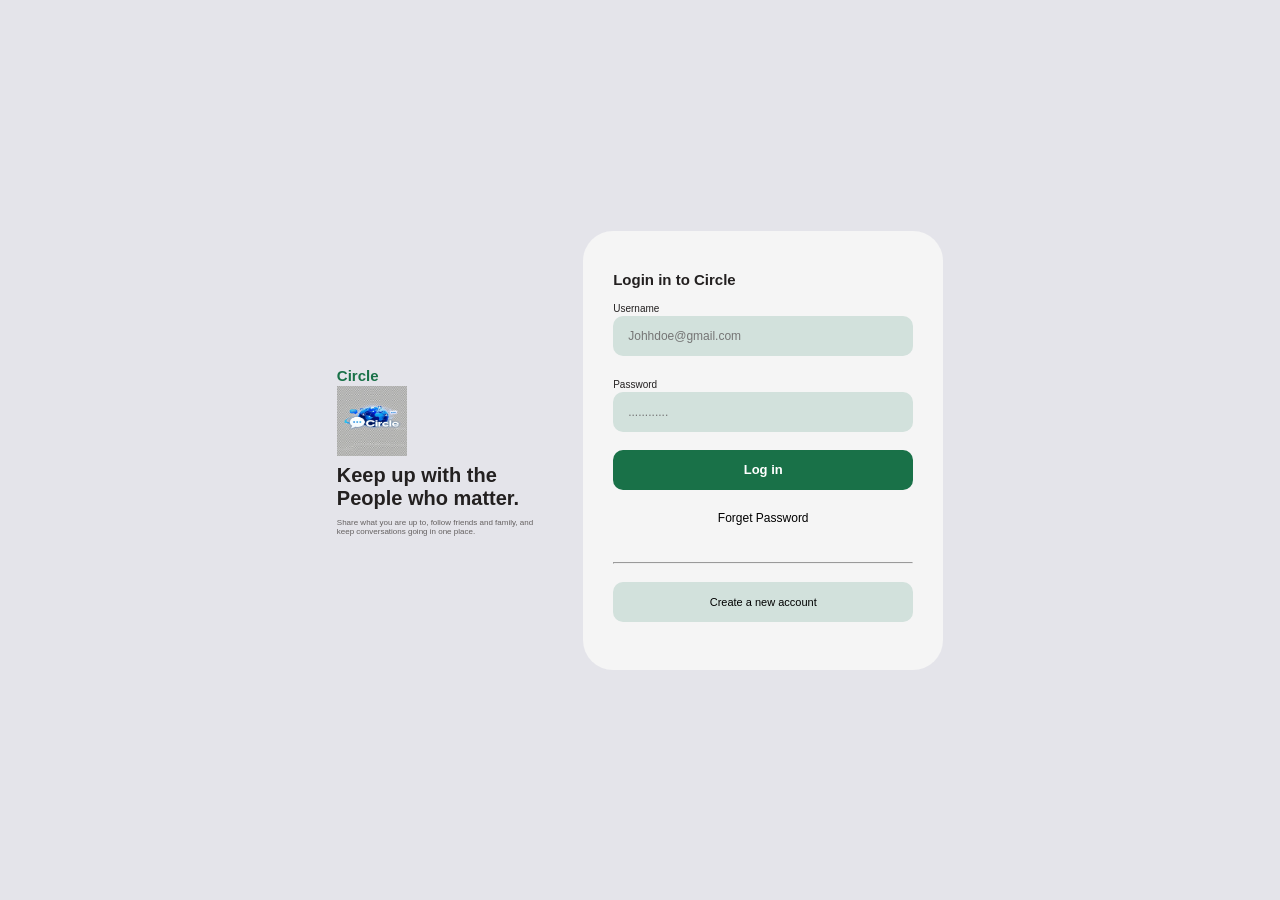
<file: index.html>
<!DOCTYPE html>
<html lang="en">
<head>
    <meta charset="UTF-8">
    <meta name="viewport" content="width=device-width, initial-scale=1.0">
    <title>Circle</title>
      <link rel="icon" type="image/x-icon" href="circle.webp">
    <link rel="stylesheet" href="style.css">
    
</head>
<body>
    <div class="main">
      
        <div class="heading">
            <nav>
                <h3><a href="#">Circle</a></h3> <img src="circle.webp">
               
            </nav>
             
            <h2 class="keep-up">Keep up with the<br> People who matter.</h2>

            <p class="intro"> 
                Share what you are up to, follow friends
                and family, and<br> keep conversations going in one place.
            </p>
        </div>
        <form action="post" autocomplete="on">
            <div class="section_1">
                <div class="sec-cont">
                <h3>Login in to Circle</h3>

                <label for ="email">Username</label><br>
                <input type="email" placeholder="Johhdoe@gmail.com"><br><br>

                <label for ="password">Password</label><br>
                <input type="password" placeholder="............"><br><br>

                <button class="login_btn" type="button" onclick="login_btn()"><a href="#">Log in</a></button><br><br>

                <span><a href="#">Forget Password</a></span><br><br>

                <hr><br>
                <button class="createbtn" type="button" onclick="create_account()"><a herf="">Create a new account</a></button><br><br>
               
                </div>
            </div>
        </form>

    </div>
    <script src="main.js"></script>
</body>
</html>
</file>
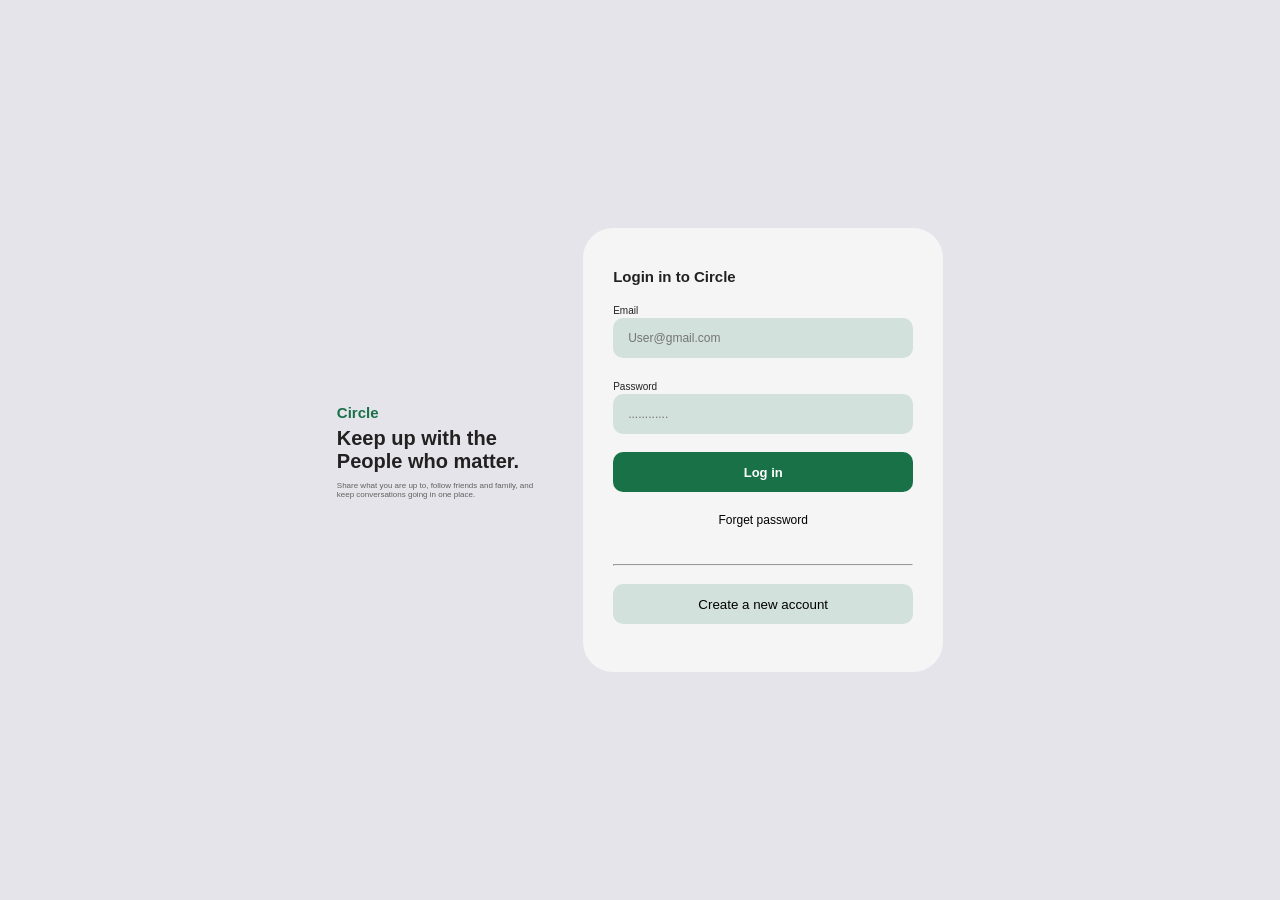
<file: circle/index.html>
<!DOCTYPE html>
<html lang="en">
<head>
    <meta charset="UTF-8">
    <meta name="viewport" content="width=device-width, initial-scale=1.0">
    <title>Circle</title>
      <link rel="icon" type="image/webp" href="circle.webp">
    <link rel="stylesheet" href="style.css">
     <script src="index.js"></script>
</head>
<body>
    <div class="main">
      
        <div class="heading">
            <nav>
                <h3><a href="#">Circle</a></h3>
               
            </nav>
             
            <h2 class="keep-up">Keep up with the<br> People who matter.</h2>

            <p class="intro"> 
                Share what you are up to, follow friends
                and family, and<br> keep conversations going in one place.
            </p>
        </div>
        <form action="" method="POST" autocomplete="on" onsubmit="login_btn(event)">
            <div class="section_1">
                <div class="sec-cont">
                <h3>Login in to Circle</h3>

                <div class="errorMsg" id="displayMsg"></div>

                <label for="email">Email</label><br>
                <input type="email" id="email" placeholder="User@gmail.com" autocomplete="email"><br><br>

                <label for="userPass">Password</label><br>
                <input type="password" id="userPass" placeholder="............" autocomplete="current-password"><br><br>

                <button class="login_btn" type="submit">Log in</button><br><br>

                <span><a href="#">Forget password</a></span><br><br>

                <hr><br>
                <button class="createbtn" type="button" id="signUp">Create a new account</button><br><br>
               
                </div>
            </div>
        </form>

    </div>
   
</body>
</html>
</file>
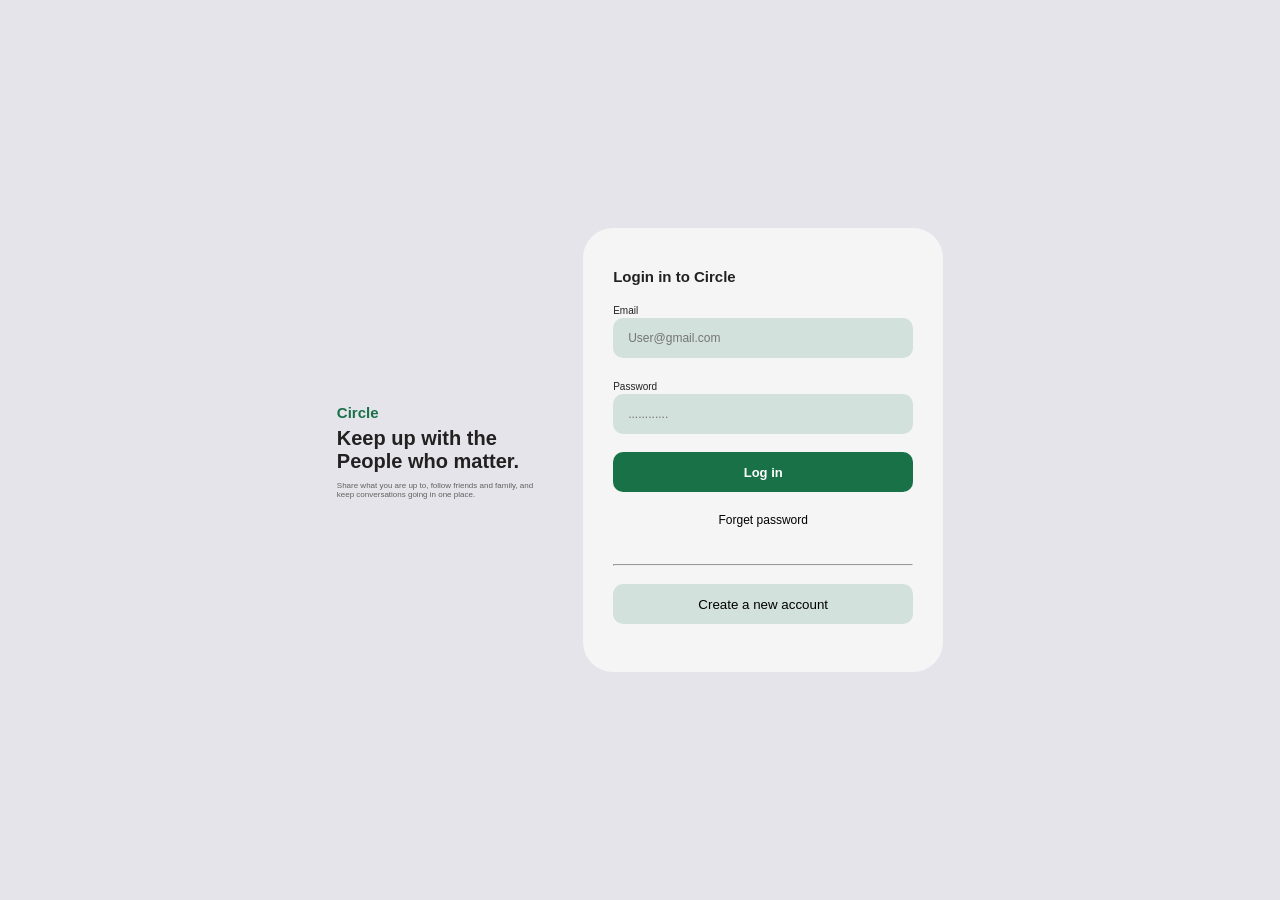
<file: circle/dashboard.html>
<!DOCTYPE html>
<html lang="en">
<head>
    <meta charset="UTF-8">
    <meta name="viewport" content="width=device-width, initial-scale=1.0">
    <title>Circle |Dashboard</title>
      <link rel="icon" type="image/webp" href="circle.webp">
    <link rel="stylesheet" href="dashboard.css">
    
</head>
<body>
    <div class="main">
      
        <div class="heading">
            <nav>
                <h3><a href="#">Circle</a></h3>
               
            </nav>
             
            <h2 class="keep-up">Keep up with the<br> People who matter.</h2>

            <p class="intro"> 
                Share what you are up to, follow friends
                and family, and<br> keep conversations going in one place.
            </p>
        </div>
       
                <h3>Dashboard Page</h3>

              
    </div>
    <script src="dashboard.js"></script>
</body>
</html>
</file>
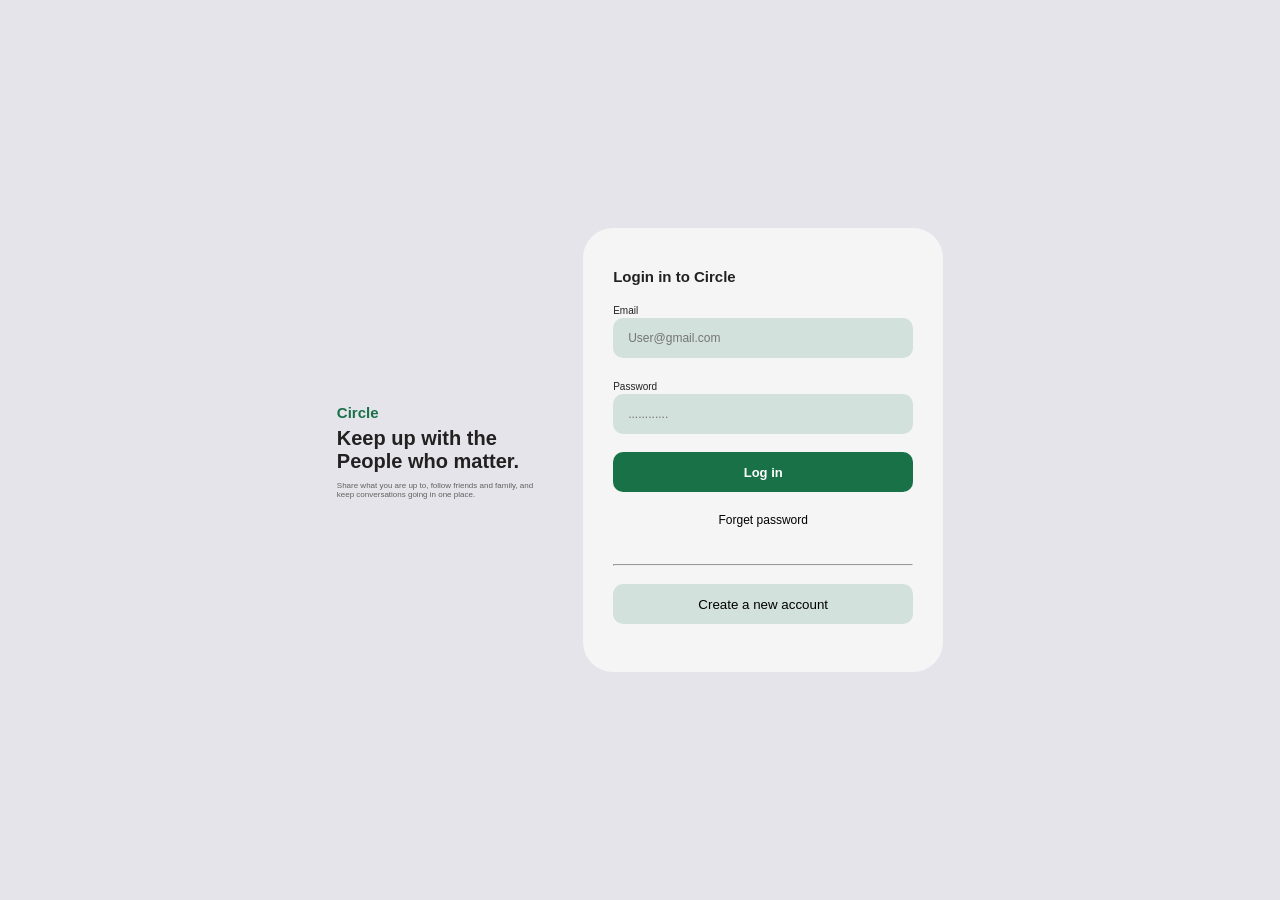
<file: circle/login.html>
<!DOCTYPE html>
<html lang="en">
<head>
    <meta charset="UTF-8">
    <meta name="viewport" content="width=device-width, initial-scale=1.0">
    <title>Circle</title>
      <link rel="icon" type="image/webp" href="circle.webp">
    <link rel="stylesheet" href="login.css">
    
</head>
<body>
    <div class="main">
      
        <div class="heading">
            <nav>
                <h3><a href="#">Circle</a></h3>
               
            </nav>
             
            <h2 class="keep-up">Keep up with the<br> People who matter.</h2>

            <p class="intro"> 
                Share what you are up to, follow friends
                and family, and<br> keep conversations going in one place.
            </p>
        </div>
        <form action="" method="POST" autocomplete="on" onsubmit="login_btn(event)">
            <div class="section_1">
                <div class="sec-cont">
                <h3>Login in to Circle</h3>

                <div class="errorMsg" id="displayMsg"></div>

                <label for="email">Email</label><br>
                <input type="email" id="email" placeholder="User@gmail.com" autocomplete="email"><br><br>

                <label for="userPass">Password</label><br>
                <input type="password" id="userPass" placeholder="............" autocomplete="current-password"><br><br>

                <button class="login_btn" type="submit">Log in</button><br><br>

                <span><a href="#">Forget password</a></span><br><br>

                <hr><br>
                <button class="createbtn" type="button" id="signUp">Create a new account</button><br><br>
               
                </div>
            </div>
        </form>

    </div>
    <script src="login.js"></script>
</body>
</html>
</file>
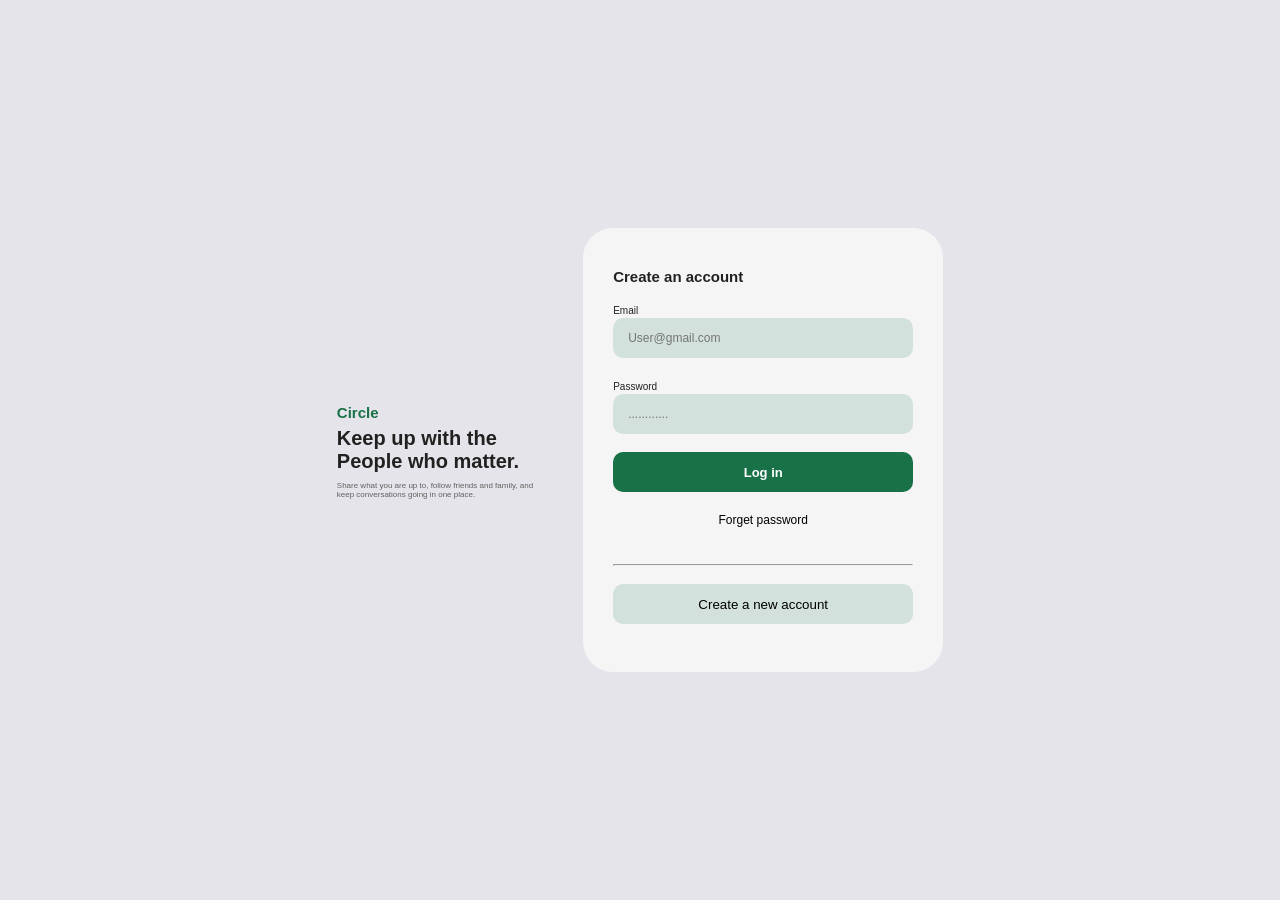
<file: circle/sign_up.html>
<!DOCTYPE html>
<html lang="en">
<head>
    <meta charset="UTF-8">
    <meta name="viewport" content="width=device-width, initial-scale=1.0">
    <title>Sign Up</title>
      <link rel="icon" type="image/webp" href="circle.webp">
    <link rel="stylesheet" href="sign_up.css">
    
</head>
<body>
    <div class="main">
      
        <div class="heading">
            <nav>
                <h3><a href="#">Circle</a></h3>
               
            </nav>
             
            <h2 class="keep-up">Keep up with the<br> People who matter.</h2>

            <p class="intro"> 
                Share what you are up to, follow friends
                and family, and<br> keep conversations going in one place.
            </p>
        </div>
        <form action="" method="POST" autocomplete="on">
            <div class="section_1">
                <div class="sec-cont">
                <h3>Create an account</h3>

                <div class="errorMsg" id="displayMsg"></div>

                <label for="email">Email</label><br>
                <input type="email" id="email" placeholder="User@gmail.com" autocomplete="email"><br><br>

                <label for="userPass">Password</label><br>
                <input type="password" id="userPass" placeholder="............" autocomplete="current-password"><br><br>

                <button class="login_btn" id="login" type="button">Log in</button><br><br>

                <span><a href="#">Forget password</a></span><br><br>

                <hr><br>
                <button class="createbtn" type="button" id="signUp">Create a new account</button><br><br>
               
                </div>
            </div>
        </form>

    </div>
    <script src="sign_up.js"></script>
</body>
</html>
</file>
<file: style.css>
*{
    box-sizing: border-box;
    margin: 0;
    padding: 0;
}


   *{
    box-sizing: border-box;
    margin: 0;
    padding: 0;
}

body{
    width: 100%;
    height: 100vh;
    color: rgb(59, 57, 57);
    background-color: rgb(247, 247, 252);
}

.main{
     width: 100%;
    height: 100vh;
    color: rgb(35, 32, 32);
    background-color: rgb(228, 228, 234);
    display: flex;
    flex-direction: row;
    gap: 50px;
    justify-content: center;
    align-items: center;
}




.heading a{
    color: white;
    text-decoration: none;
    font-family: Verdana, Geneva, Tahoma, sans-serif;
    color: rgb(25, 113, 72);
    font-size: 15px;
   
}

.keep-up{
font-size: 20px;
font-weight:bold;
font-family:Verdana, Geneva, Tahoma, sans-serif;
padding-bottom: 8px;
 padding-top: 4px;
}

.intro{
    font-size: 8px;
    font-weight:100;
    color:rgb(100, 96, 96);
    font-family: Arial, Helvetica, sans-serif;
}


.section_1{
background-color: whitesmoke;
border-radius: 30px;
width: 360px;
height: auto;
}

.sec-cont{
    padding: 30px;
}

form h3{
    font-size: 15px;
    font-family:Arial, Helvetica, sans-serif;
    padding-top: 10px;
    padding-bottom: 10px;
}

label{
    font-family: Arial, Helvetica, sans-serif;
    font-size: 10px;
}

input[type]{
    padding: 9px;
    padding-left: 15px;
    border-radius: 10px;
    border: none;
    text-align: left;
    width: 300px;
    height: 40px;
    font-size: 12px;
    background-color:rgb(210, 225, 220);

}

.login_btn{
     padding: 9px;
    border-radius: 10px;
    border: none;
    text-align: center;
    width: 300px;
    height: 40px;
    background-color:rgb(25, 113, 72);
}

.login_btn a{
    color: white;
    font-size: 13px;
    font-weight: bold;
    text-decoration: none;
    font-family: Arial, Helvetica, sans-serif;
}

span{
    display: block;
    text-align: center;
    text-decoration: none;

}

span a{
    text-decoration: none;
    color: black;
    font-size: 12px;
    font-family: Arial, Helvetica, sans-serif;
}

.createbtn{
      padding: 9px;
    border-radius: 10px;
    border: none;
    text-align: center;
    width: 300px;
    height: 40px;
    background-color:rgb(210, 225, 220);

}
.createbtn a{
    text-align: center;
    font-size: 11px;
    font-family: Verdana, Geneva, Tahoma, sans-serif;
}

img{
    width: 70px;
    height: 70px;
}
</file>
<file: circle/style.css>
*{
    box-sizing: border-box;
    margin: 0;
    padding: 0;
}


   *{
    box-sizing: border-box;
    margin: 0;
    padding: 0;
}

body{
    width: 100%;
    height: 100vh;
    color: rgb(59, 57, 57);
    background-color: rgb(247, 247, 252);
}

.main{
     width: 100%;
    height: 100vh;
    color: rgb(35, 32, 32);
    background-color: rgb(228, 228, 234);
    display: flex;
    flex-direction: row;
    gap: 50px;
    justify-content: center;
    align-items: center;
}




.heading a{
    color: white;
    text-decoration: none;
    font-family: Verdana, Geneva, Tahoma, sans-serif;
    color: rgb(25, 113, 72);
    font-size: 15px;
   
}

.keep-up{
font-size: 20px;
font-weight:bold;
font-family:Verdana, Geneva, Tahoma, sans-serif;
padding-bottom: 8px;
 padding-top: 4px;
}

.intro{
    font-size: 8px;
    font-weight:100;
    color:rgb(100, 96, 96);
    font-family: Arial, Helvetica, sans-serif;
}


.section_1{
background-color: whitesmoke;
border-radius: 30px;
width: 360px;
height: auto;
}

.sec-cont{
    padding: 30px;
}

form h3{
    font-size: 15px;
    font-family:Arial, Helvetica, sans-serif;
    padding-top: 10px;
    padding-bottom: 5px;
}

.errorMsg{
    padding: 5px;
    color: red;
    font-size: 12px;
    font-family: Arial, Helvetica, sans-serif;
}

label{
    font-family: Arial, Helvetica, sans-serif;
    font-size: 10px;
}

input[type]{
    padding: 9px;
    padding-left: 15px;
    border-radius: 10px;
    border: none;
    text-align: left;
    width: 300px;
    height: 40px;
    font-size: 12px;
    background-color:rgb(210, 225, 220);

}

.login_btn{
     padding: 9px;
    border-radius: 10px;
    border: none;
    text-align: center;
    width: 300px;
    height: 40px;
    background-color:rgb(25, 113, 72);
    color: white;
    font-size: 13px;
    font-weight: bold;
    text-decoration: none;
    font-family: Arial, Helvetica, sans-serif;
    cursor: pointer;
}

span{
    display: block;
    text-align: center;
    text-decoration: none;

}

span a{
    text-decoration: none;
    color: black;
    font-size: 12px;
    font-family: Arial, Helvetica, sans-serif;
}

.createbtn{
      padding: 9px;
    border-radius: 10px;
    border: none;
    text-align: center;
    width: 300px;
    height: 40px;
    background-color:rgb(210, 225, 220);
    cursor: pointer;
}
.createbtn a{
    text-align: center;
    font-size: 11px;
    font-family: Verdana, Geneva, Tahoma, sans-serif;
}

img{
    width: 70px;
    height: 70px;
}
</file>
<file: circle/dashboard.css>
*{
    box-sizing: border-box;
    margin: 0;
    padding: 0;
}


   *{
    box-sizing: border-box;
    margin: 0;
    padding: 0;
}

body{
    width: 100%;
    height: 100vh;
    color: rgb(59, 57, 57);
    background-color: rgb(247, 247, 252);
}

.main{
     width: 100%;
    height: 100vh;
    color: rgb(35, 32, 32);
    background-color: rgb(228, 228, 234);
    display: flex;
    flex-direction: row;
    gap: 50px;
    justify-content: center;
    align-items: center;
}




.heading a{
    color: white;
    text-decoration: none;
    font-family: Verdana, Geneva, Tahoma, sans-serif;
    color: rgb(25, 113, 72);
    font-size: 15px;
   
}

.keep-up{
font-size: 20px;
font-weight:bold;
font-family:Verdana, Geneva, Tahoma, sans-serif;
padding-bottom: 8px;
 padding-top: 4px;
}

.intro{
    font-size: 8px;
    font-weight:100;
    color:rgb(100, 96, 96);
    font-family: Arial, Helvetica, sans-serif;
}


.section_1{
background-color: whitesmoke;
border-radius: 30px;
width: 360px;
height: auto;
}

.sec-cont{
    padding: 30px;
}

form h3{
    font-size: 15px;
    font-family:Arial, Helvetica, sans-serif;
    padding-top: 10px;
    padding-bottom: 5px;
}

.errorMsg{
    padding: 5px;
    color: red;
    font-size: 12px;
    font-family: Arial, Helvetica, sans-serif;
}

label{
    font-family: Arial, Helvetica, sans-serif;
    font-size: 10px;
}

input[type]{
    padding: 9px;
    padding-left: 15px;
    border-radius: 10px;
    border: none;
    text-align: left;
    width: 300px;
    height: 40px;
    font-size: 12px;
    background-color:rgb(210, 225, 220);

}

.login_btn{
     padding: 9px;
    border-radius: 10px;
    border: none;
    text-align: center;
    width: 300px;
    height: 40px;
    background-color:rgb(25, 113, 72);
    color: white;
    font-size: 13px;
    font-weight: bold;
    text-decoration: none;
    font-family: Arial, Helvetica, sans-serif;
}

span{
    display: block;
    text-align: center;
    text-decoration: none;

}

span a{
    text-decoration: none;
    color: black;
    font-size: 12px;
    font-family: Arial, Helvetica, sans-serif;
}

.createbtn{
      padding: 9px;
    border-radius: 10px;
    border: none;
    text-align: center;
    width: 300px;
    height: 40px;
    background-color:rgb(210, 225, 220);

}
.createbtn a{
    text-align: center;
    font-size: 11px;
    font-family: Verdana, Geneva, Tahoma, sans-serif;
}

img{
    width: 70px;
    height: 70px;
}
</file>
<file: circle/login.css>
*{
    box-sizing: border-box;
    margin: 0;
    padding: 0;
}


   *{
    box-sizing: border-box;
    margin: 0;
    padding: 0;
}

body{
    width: 100%;
    height: 100vh;
    color: rgb(59, 57, 57);
    background-color: rgb(247, 247, 252);
}

.main{
     width: 100%;
    height: 100vh;
    color: rgb(35, 32, 32);
    background-color: rgb(228, 228, 234);
    display: flex;
    flex-direction: row;
    gap: 50px;
    justify-content: center;
    align-items: center;
}




.heading a{
    color: white;
    text-decoration: none;
    font-family: Verdana, Geneva, Tahoma, sans-serif;
    color: rgb(25, 113, 72);
    font-size: 15px;
   
}

.keep-up{
font-size: 20px;
font-weight:bold;
font-family:Verdana, Geneva, Tahoma, sans-serif;
padding-bottom: 8px;
 padding-top: 4px;
}

.intro{
    font-size: 8px;
    font-weight:100;
    color:rgb(100, 96, 96);
    font-family: Arial, Helvetica, sans-serif;
}


.section_1{
background-color: whitesmoke;
border-radius: 30px;
width: 360px;
height: auto;
}

.sec-cont{
    padding: 30px;
}

form h3{
    font-size: 15px;
    font-family:Arial, Helvetica, sans-serif;
    padding-top: 10px;
    padding-bottom: 5px;
}

.errorMsg{
    padding: 5px;
    color: red;
    font-size: 12px;
    font-family: Arial, Helvetica, sans-serif;
}

label{
    font-family: Arial, Helvetica, sans-serif;
    font-size: 10px;
}

input[type]{
    padding: 9px;
    padding-left: 15px;
    border-radius: 10px;
    border: none;
    text-align: left;
    width: 300px;
    height: 40px;
    font-size: 12px;
    background-color:rgb(210, 225, 220);
    outline: none;
}


.login_btn{
     padding: 9px;
    border-radius: 10px;
    border: none;
    text-align: center;
    width: 300px;
    height: 40px;
    background-color:rgb(25, 113, 72);
    color: white;
    font-size: 13px;
    font-weight: bold;
    text-decoration: none;
    font-family: Arial, Helvetica, sans-serif;
    cursor: pointer;
}
.login_btn:hover{
     background-color: rgb(23, 141, 86);
}

span{
    display: block;
    text-align: center;
    text-decoration: none;

}

span a{
    text-decoration: none;
    color: black;
    font-size: 12px;
    font-family: Arial, Helvetica, sans-serif;
}

.createbtn{
    padding: 9px;
    border-radius: 10px;
    border: none;
    text-align: center;
    width: 300px;
    height: 40px;
    background-color:rgb(210, 225, 220);
    cursor: pointer;
}
.createbtn a{
    text-align: center;
    font-size: 11px;
    font-family: Verdana, Geneva, Tahoma, sans-serif;
}
.createbtn:hover{
    background-color: rgb(162, 218, 187);
    
}
img{
    width: 70px;
    height: 70px;
}
</file>
<file: circle/sign_up.css>
*{
    box-sizing: border-box;
    margin: 0;
    padding: 0;
}


   *{
    box-sizing: border-box;
    margin: 0;
    padding: 0;
}

body{
    width: 100%;
    height: 100vh;
    color: rgb(59, 57, 57);
    background-color: rgb(247, 247, 252);
}

.main{
     width: 100%;
    height: 100vh;
    color: rgb(35, 32, 32);
    background-color: rgb(228, 228, 234);
    display: flex;
    flex-direction: row;
    gap: 50px;
    justify-content: center;
    align-items: center;
}




.heading a{
    color: white;
    text-decoration: none;
    font-family: Verdana, Geneva, Tahoma, sans-serif;
    color: rgb(25, 113, 72);
    font-size: 15px;
   
}

.keep-up{
font-size: 20px;
font-weight:bold;
font-family:Verdana, Geneva, Tahoma, sans-serif;
padding-bottom: 8px;
 padding-top: 4px;
}

.intro{
    font-size: 8px;
    font-weight:100;
    color:rgb(100, 96, 96);
    font-family: Arial, Helvetica, sans-serif;
}


.section_1{
background-color: whitesmoke;
border-radius: 30px;
width: 360px;
height: auto;
}

.sec-cont{
    padding: 30px;
}

form h3{
    font-size: 15px;
    font-family:Arial, Helvetica, sans-serif;
    padding-top: 10px;
    padding-bottom: 5px;
}

.errorMsg{
    padding: 5px;
    color: red;
    font-size: 12px;
    font-family: Arial, Helvetica, sans-serif;
}

label{
    font-family: Arial, Helvetica, sans-serif;
    font-size: 10px;
}

input[type]{
    padding: 9px;
    padding-left: 15px;
    border-radius: 10px;
    border: none;
    text-align: left;
    width: 300px;
    height: 40px;
    font-size: 12px;
    background-color:rgb(210, 225, 220);

}

.login_btn{
     padding: 9px;
    border-radius: 10px;
    border: none;
    text-align: center;
    width: 300px;
    height: 40px;
    background-color:rgb(25, 113, 72);
    color: white;
    font-size: 13px;
    font-weight: bold;
    text-decoration: none;
    font-family: Arial, Helvetica, sans-serif;
}

span{
    display: block;
    text-align: center;
    text-decoration: none;

}

span a{
    text-decoration: none;
    color: black;
    font-size: 12px;
    font-family: Arial, Helvetica, sans-serif;
}

.createbtn{
      padding: 9px;
    border-radius: 10px;
    border: none;
    text-align: center;
    width: 300px;
    height: 40px;
    background-color:rgb(210, 225, 220);

}
.createbtn a{
    text-align: center;
    font-size: 11px;
    font-family: Verdana, Geneva, Tahoma, sans-serif;
}

img{
    width: 70px;
    height: 70px;
}
</file>
